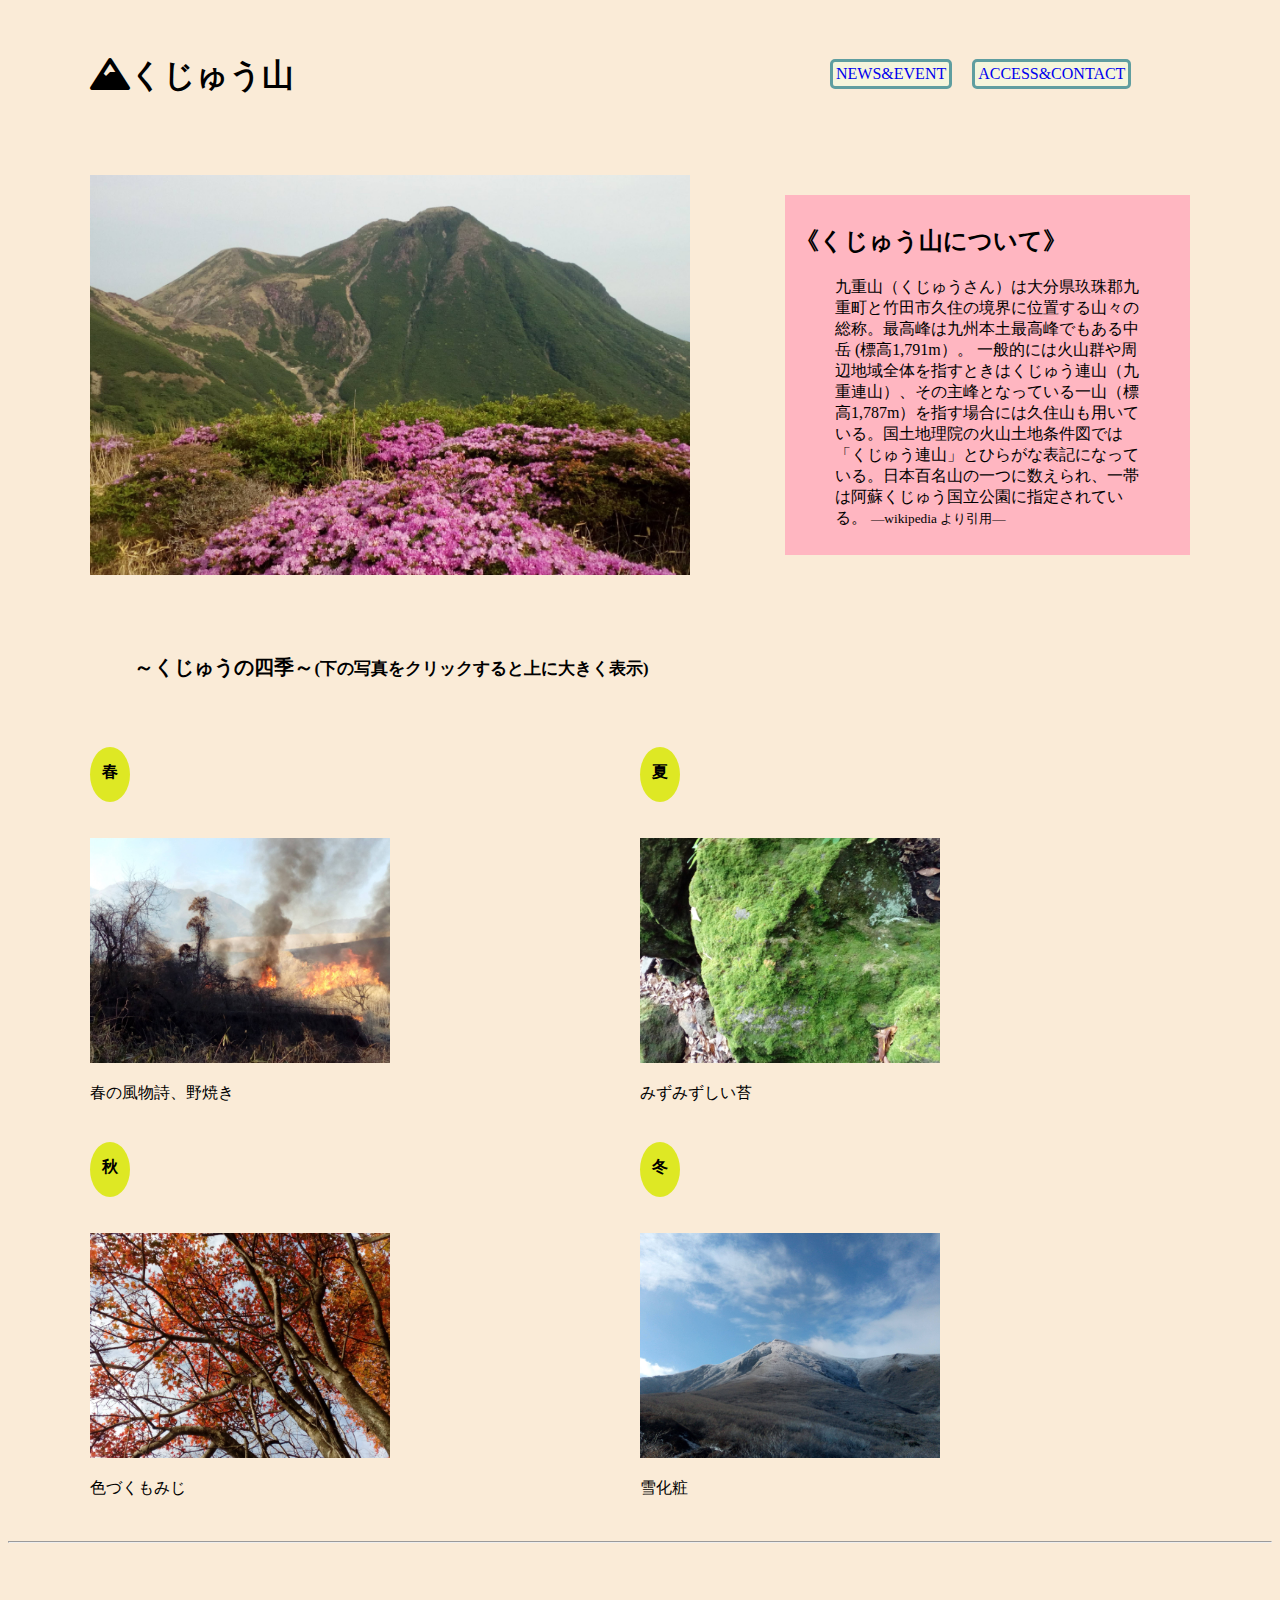
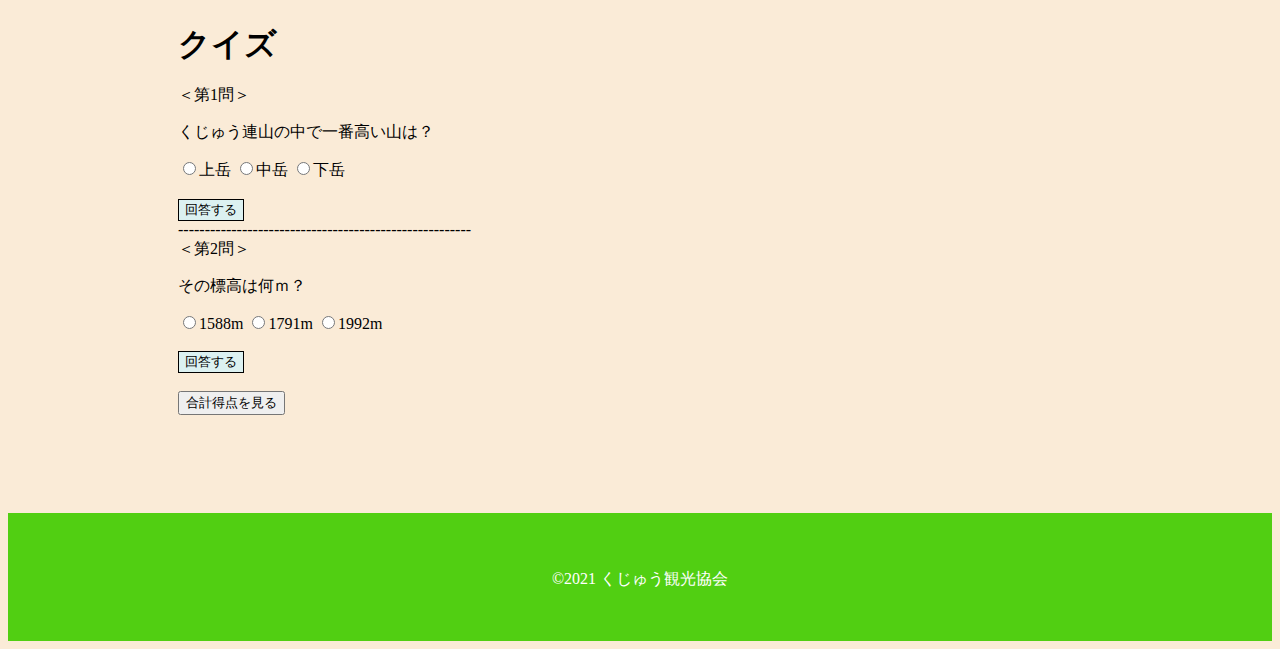
<file: index.html>
<!DOCTYPE html>
<html lang="ja">

<head>
	<meta charset="utf-8">
	<meta name="viewport" content="width=device-width,initial-scale=1">
	<meta name="description" content="くじゅう山">
	<meta name="robots" content="noindex,nofollow">

	<title>九重山</title>

	<link rel="icon" href="images/favicon.ico">
	<link href="css/start.css" rel="stylesheet">
	<!-- <link rel="stylesheet" href="start.css"> -->
	<link href="https://use.fontawesome.com/releases/v5.6.1/css/all.css" rel="stylesheet">
	<script src="https://ajax.googleapis.com/ajax/libs/jquery/3.6.0/jquery.min.js"></script>
	<!-- Global site tag (gtag.js) - Google Analytics -->
<script async src="https://www.googletagmanager.com/gtag/js?id=G-C5BJ4YQ2V4"></script>
<script>
  window.dataLayer = window.dataLayer || [];
  function gtag(){dataLayer.push(arguments);}
  gtag('js', new Date());

  gtag('config', 'G-C5BJ4YQ2V4');
</script>
</head>

<body>
	<header>
		<div class="page-header wrapper">
			<h1><i class="fas fa-mountain"></i><span>くじゅう山</span></h1>
			<nav id="nav">
				<ul class="main-nav">
					<li><a href="news.html">NEWS&EVENT</a></li>
					<li><a href="location.html">ACCESS&CONTACT</a></li>
				</ul>
			</nav>
		</div>
	</header><!-- /.home -->


	<div class="new-contents wrapper">
		<article>
			<div class="big-bg">
				<div>
					<img src="images/miyama.jpg" id="bigimg">
				</div>
			</div>
		</article>
		<div id="gaiyou">
			<h2> 《くじゅう山について》</h2>
			<blockquote>九重山（くじゅうさん）は大分県玖珠郡九重町と竹田市久住の境界に位置する山々の総称。最高峰は九州本土最高峰でもある中岳 (標高1,791m）。
				一般的には火山群や周辺地域全体を指すときはくじゅう連山（九重連山）、その主峰となっている一山（標高1,787m）を指す場合には久住山も用いている。国土地理院の火山土地条件図では「くじゅう連山」とひらがな表記になっている。日本百名山の一つに数えられ、一帯は阿蘇くじゅう国立公園に指定されている。
				<small> ―wikipedia より引用―</small>
			</blockquote>
		</div>
	</div>
	<!--#.home-->

	<h3 id="siki">～くじゅうの四季～<small>(下の写真をクリックすると上に大きく表示)</small></h3>
	<div class="wrapper grid">
		<div class="item" id="spring">
			<h4>春</h4>
			<img src="images/noyaki.jpg" alt="野焼き" class="season">
			<p>春の風物詩、野焼き</p>
		</div>
		<div class="item" id="summer">
			<h4>夏</h4>
			<img src="images/koke.jpg" alt="苔" class="season">
			<p>みずみずしい苔</p>
		</div>

		<div class="item" id="autom">
			<h4>秋</h4>
			<img src="images/mo.jpg" alt="もみじ" class="season">
			<p>色づくもみじ</p>
		</div>
		<div class="item" id="winter">
			<h4>冬</h4>
			<img src="images/huyuyama.jpg" alt="冬山" class="season">
			<p>雪化粧</p>
		</div>
	</div><br>
	<hr>

	<div class="quizzes-container">
		<div class="quiz">クイズ</div><br>

		<div class="question">＜第1問＞</div>
		<div>
			<p>くじゅう連山の中で一番高い山は？</p>
		</div>
		<form id="quiz-1">
			<input type="radio" name="answer" value="a">上岳
			<input type="radio" name="answer" value="b">中岳
			<input type="radio" name="answer" value="c">下岳
		</form><br>
		<button type="button" class="btn" onclick="answerQuiz1();">回答する</button>
		<br>
		-------------------------------------------------------
		<br>
		<div class="question">＜第2問＞</div>
		<div>
			<p>その標高は何ｍ？</p>
		</div>
		<form id="quiz-2">
			<input type="radio" name="answer" value="a">1588m
			<input type="radio" name="answer" value="b">1791m
			<input type="radio" name="answer" value="c">1992m
		</form><br>
		<button type="button" class="btn" onclick="answerQuiz2();">回答する</button>
		<br><br>
		<!--score-container-->

		<button type="button" class="btn-score" onclick="showScore();">合計得点を見る</button><br>

		<div id="score-container"><br>
			<p id="score-message"></p>
		</div>
	</div>
	<!--quizzes-container-->

	<script>
		'use strict';
		// 画像の関数
		const thumbs = document.querySelectorAll('.season');
		console.log(thumbs)
		thumbs.forEach(function (item, index) {
			item.onclick = function () {
				console.log(item)
				document.getElementById('bigimg').src = item.src;
			}
		});

		// クイズの関数
		let score = 0;

		function showScore() {
			const totalScore = document.getElementById('score-message');

			if (score === 2) {
				totalScore.innerHTML = score + "点：満点！おめでとう！"
			} else if (score === 1) {
				totalScore.innerHTML = score + "点：あともう一息！";
			} else {
				totalScore.innerHTML = score + "点：残念";
			}
			console.log(score);
		}


		const quiz_1 = document.getElementById('quiz-1')
		const quiz_2 = document.getElementById('quiz-2')


		let count = 0;
		function answerQuiz1() {
			if (count === 0) {
				if (quiz_1.answer.value === 'b') {
					score++;
					alert("正解");
				} else if (quiz_1.answer.value === 'a' || (quiz_1.answer.value === 'c')) {
					alert("不正解");
				} else {
					alert("1問目の答えを入力してください");
				}
				count++;
			}
		}

		let i = 0;
		function answerQuiz2() {
			if (i === 0) {
				if (quiz_2.answer.value === 'b') {
					score++;
					alert("正解");
				} else if (quiz_2.answer.value === 'a' || (quiz_2.answer.value === 'c')) {
					alert("不正解");
				} else {
					alert("2問目の答えを入力してください");
				}
				i++;
			}
		}
	</script>
</body>

<footer>
	<div class="wrapper">
		<p>&copy;2021 くじゅう観光協会</p>
	</div>
</footer>

</html>
</file>
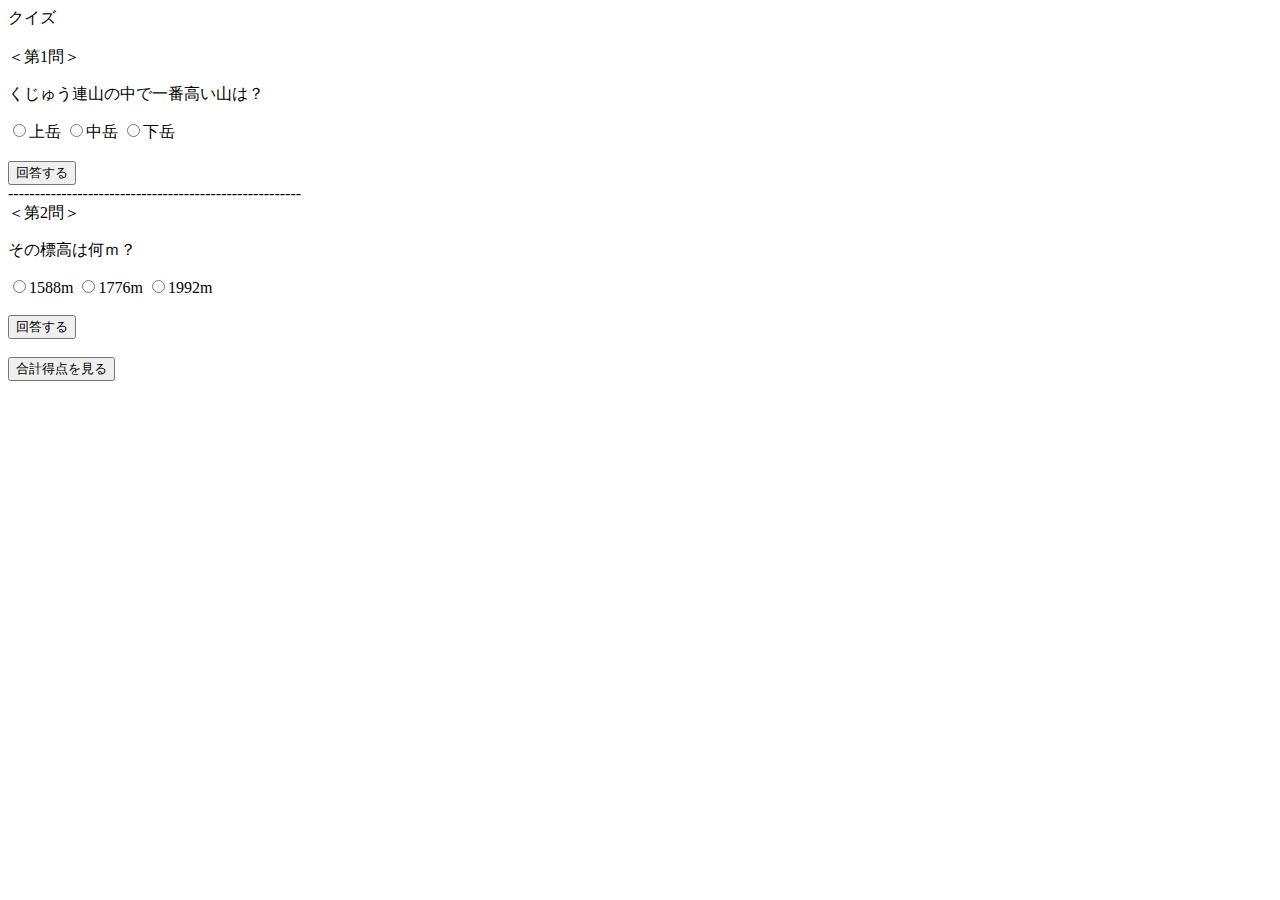
<file: test.html>
<!DOCTYPE html>
<html lang="ja">

<head>
	<meta charset="utf-8">
	<title>test</title>
	<meta name="robots" content="noindex,nofollow">
</head>

<body>

	<div class="quizzes-container">
		<div class="quiz">クイズ</div><br>

		<div class="question">＜第1問＞</div>
		<div>
			<p>くじゅう連山の中で一番高い山は？</p>
		</div>
		<form id="quiz-1">
			<input type="radio" name="answer" value="a">上岳
			<input type="radio" name="answer" value="b">中岳
			<input type="radio" name="answer" value="c">下岳
		</form><br>
		<button type="button" class="btn" onclick="answerQuiz1();">回答する</button>
		<br>
		-------------------------------------------------------
		<br>
		<div class="question">＜第2問＞</div>
		<div>
			<p>その標高は何ｍ？</p>
		</div>
		<form id="quiz-2">
			<input type="radio" name="answer" value="a">1588m
			<input type="radio" name="answer" value="b">1776m
			<input type="radio" name="answer" value="c">1992m
		</form><br>
		<button type="button" class="btn" onclick="answerQuiz2();">回答する</button>
		<br><br>
		<!--score-container-->

		<button type="button" class="btn-score" onclick="showScore();">合計得点を見る</button><br>

		<div id="score-container"><br>
			<p id="score-message"></p>
		</div>
	</div>
	<!--quizzes-container-->

	<script>
		'use strict';
		// クイズの関数

		const quiz_1 = document.getElementById('quiz-1')
		const quiz_2 = document.getElementById('quiz-2')
		let score = 0

		function answerQuiz1() {
			if (quiz_1.answer.value === 'b') {
				score++;
				alert("正解");
				console.log('1', score);
			} else if (quiz_1.answer.value === 'a' || (quiz_1.answer.value === 'c')) {
				alert("不正解");
			} else {
				alert("1問目の答えを入力してください");
			}
		}
		function answerQuiz2() {
			if (quiz_2.answer.value === 'b') {
				score++;
				alert("正解");
				console.log('2', score);
			} else if (quiz_2.answer.value === 'a' || (quiz_2.answer.value === 'c')) {
				alert("不正解");
			} else {
				alert("2問目の答えを入力してください");
			}
		}

		function showScore() {
			const totalScore = document.getElementById('score-message');

			if (score === 2) {
				totalScore.innerHTML = score + "点：満点！おめでとう！"
			} else if (score === 1) {
				totalScore.innerHTML = score + "点：あともう一息！";
			} else {
				totalScore.innerHTML = score + "点：残念";
			}
			console.log(score);

		}
	</script>
</body>

</html>
</file>
<file: css/start.css>
@charset "utf-8";

html{
  font-size: 100%;
}
a{
  text-decoration: none;
}

body{
  background-color: antiquewhite;
}

i {
  cursor: pointer;
}
.wrapper{
  max-width: 1100px;
  margin: 0 auto;
  padding: 25px 4% 0;
}

/* .page-header{
  background-color: white;
} */
#nav{
  width: 270px;
  height: 100%;
  margin-right: 150px;
}
.main-nav{
  display: flex;
  list-style: none;  
}

.main-nav li{
  color: gray;
  background:beige;
  border-style: solid ;
  border-radius: 5px;
  border-color: cadetblue;
  padding: 3px;
  margin-top: 10px;
  margin-left: 20px;
}

.main-nav li:hover{
  background: rgb(197, 190, 190);
  cursor: pointer;
}

.page-header{
  display: flex;
  justify-content: space-between;
}

.hamberger{
  color: #000;
  
}
article{
    width: 30%;
  }

aside{
  width: 30%;
  margin-left: 35px;
}

.post-title h2{
  border-bottom:3px forestgreen solid;
}


aside p{
  line-height: 32px;
}


/* aside p{
  height: calc( 1.8em * 4 );
 line-height: 1.8;
} */

/* 2calom */
.new-contents{
  display: flex;
  justify-content: space-between;
}

 /* つつじ画像 */
#bigimg{
  /* max-width: 100%; */
  max-width: 600px;
  max-height: 400px;
  min-width: 200px;
  margin: 30px;
  margin-left: 0px;

  background-repeat: no-repeat;
}

#gaiyou{
  background-color: lightpink;
  width: 35%;
  height:80%;
  margin-top: 50px;
  margin-left: 10px;
  padding: 10px;
}

h3{
  /* margin: 60px 4% 0; */
  font-size: 1.25rem;
  max-width: 1100px;
  padding: 25px 10% 0;
}
.grid{
  display: grid;
  grid-template-columns: repeat(2,minmax(200px,1fr));

}
h4{
  font-size: 10;
  background-color: rgba(217, 231, 11, 0.877);
  border-radius: 50%;
  width: 40px;
  height: 40px;
  text-align: center;
  padding-top: 15px;
}
.season{
  /* max-width: 100%; */
  max-width: 300px;
  min-width: 200px;
  margin-top: 15px;
  background-repeat: no-repeat;
  cursor: pointer;
}

.quizzes-container{
  margin: 80px 170px;
}

.quiz{
  font-size: 2rem;
  font-weight: bold;
  font-family: Impact, Haettenschweiler, 'Arial Narrow Bold', sans-serif;
}

.btn{
  background-color: rgb(220, 241, 241);
  border: 1px solid; 
}
  /* CONTACT */
/* form{
  background-color: rgb(155, 241, 68);
} */

#contact{
  background-color: none;
  margin-top: 100px;
  /* min-height: 100vh; */
}

.contact{
   margin-left: 4%; 
}

form div{
  margin-bottom: 14px;
}

label{
  font-size: 1.125rem;
  margin-bottom: 10px;
  display: block;
}

input[type="text"],
input[type="email"],
textarea{
background: lemonchiffon;
border: 1px #000 solid;
border-radius: 5px;
padding: 10px;
font-size: 1rem;
}

textarea{
  width: 100%;
  max-width: 480px;
  height: 6rem;
  resize: none;
}

input[type="submit"]{
  border: none;
  cursor: pointer;
  line-height: 1;
}

input[type="text"],
input[type="email"]{
  width: 100%;
  max-width: 240px;
}

/* LOCATION */
.acsess{
  margin-left: 4%;
}
/* 2CALAMN */
.location{
  display: flex;
  justify-content: space-between;
}
h2 .location-info{
  border-bottom: rgb(216, 18, 51);
}
/* .mapmap{
  width: 40%;
} */

.sub-title{
  font-family: Impact, Haettenschweiler, 'Arial Narrow Bold', sans-serif;
  font-size: 2rem;
  margin-bottom: 20px;
  border-bottom: rgb(168, 206, 177) solid;
}

.map{
  width: 470px;
  height: 475px;
  margin-right: 107px;
  border: #000 1px solid;
  margin-bottom: 50px;
}


.location-info{
  margin-left: 49px;
  margin-top: 8px;
}
.location-map{
  margin-right: 10px;
}

.tenki{
  background:rgb(10, 97, 22);
  color: rgb(231, 240, 235);
  border-radius: 5px;
  padding: 5px 25px;
  margin-left: 77%;
}

.tenki:hover{
  background: rgb(9, 148, 51);
  cursor: pointer;
}


#contact{
  max-width: 1100px;
  margin: 0 auto;
  padding: 25px 4% 0;
}

.button{
  background:green;
  color: #fff;
  border-radius: 5px;
  padding: 5px 25px;
  margin-left: 77%;
}

.button:hover{
  background: #b7e405;
}

/* EVENT */
.event{
max-width: 100%;
max-width: 300px;
min-width: 200px;
margin-top: 15px;
max-height: 250px;
background-repeat: no-repeat;
}

.ne{
  display: flex;
  justify-content: space-between;
}

.fess{
  margin-left: 100px;
}

.yama{
  margin-right: 100px;
}

/* CAMP */
/* 2CALAMN */
.camping{
  display: flex;
  justify-content: space-between;
}

.yoyaku{
  margin-right: 100px;
}
footer{
  background: #51cf12;
  text-align: center;
  padding:  15px 0;
  margin: 50px 0 0 0;
}

footer p{
   color: #fff;
   font-size: 1rem;
   padding-bottom: 20px; 
}

/* モバイル版 */
@media(max-width:600px){
  .page-header{
    flex-direction: column;
    align-items: center;
  }

  /* header */
  .main-nav{
    font-size: 1rem;
    margin-top: 10px;
  }

  .main-nav li{
    margin: 0 20px;
  }

  /* home */
.home-content{
  margin-top:  20%;
}

.new-contents{
  flex-direction: column;
}

article,
aside{
   width: 100%;
 }

 .grid {
  display: grid;
  grid-template-columns: repeat(auto-fit,minmax(240px,1fr));
  align-items: center;
}


.camping {
  flex-direction: column;
  align-items: center;
}

/* CONTACT*/
input[type="text"],
input[type="email"],
textarea {
max-width: 100%;
}

/* LOCATION*/
.location{
  flex-direction: column;
  align-items: center;
  width: 100%;
}
.mapmap,
.location-map{
   width: 100%;
   /* background-image:linear-gradient(pink white yellow); */
 }

 iframe{
   width:100%;
 }

.location-map{
  background-image:linear-gradient(pink white yellow);
}

/* NEWS*/
.ne{
  flex-direction: column;
  align-items: center;
}

.h2{
  border-bottom: green;
}
}
</file>
